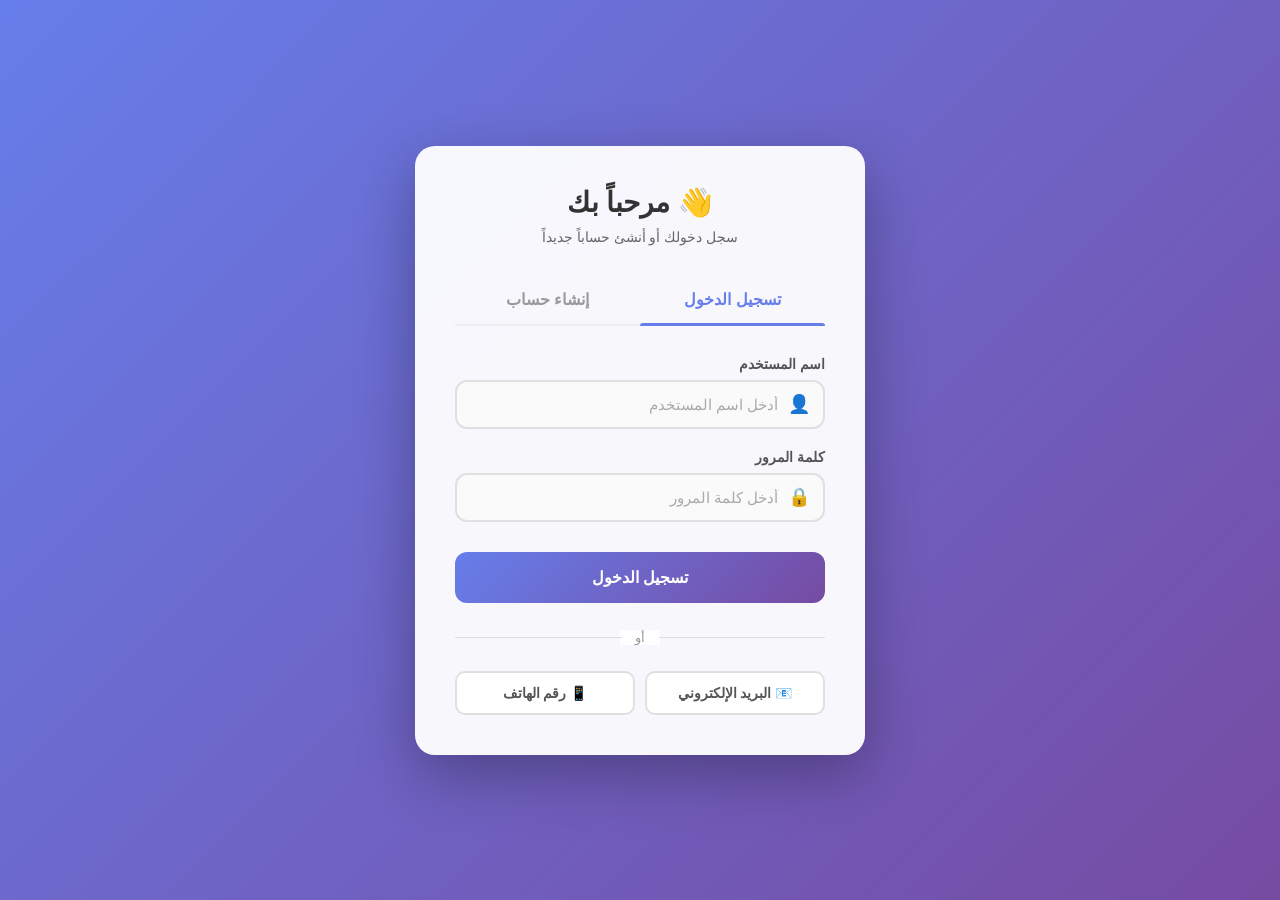
<file: index.html>
<!DOCTYPE html>
<html lang="ar" dir="rtl">
<head>
    <meta charset="UTF-8">
    <meta name="viewport" content="width=device-width, initial-scale=1.0">
    <title>نظام إدارة الطلاب</title>
    <style>
        * {
            margin: 0;
            padding: 0;
            box-sizing: border-box;
        }

        body {
            font-family: 'Segoe UI', Tahoma, Geneva, Verdana, sans-serif;
            background: linear-gradient(135deg, #667eea 0%, #764ba2 100%);
            min-height: 100vh;
            display: flex;
            justify-content: center;
            align-items: center;
            padding: 20px;
        }

        .container {
            background: rgba(255, 255, 255, 0.95);
            border-radius: 20px;
            box-shadow: 0 20px 60px rgba(0, 0, 0, 0.3);
            overflow: hidden;
            width: 100%;
            max-width: 450px;
            position: relative;
        }

        .form-container {
            padding: 40px;
            position: relative;
        }

        .header {
            text-align: center;
            margin-bottom: 30px;
        }

        .header h1 {
            color: #333;
            font-size: 28px;
            margin-bottom: 10px;
        }

        .header p {
            color: #666;
            font-size: 14px;
        }

        .tabs {
            display: flex;
            margin-bottom: 30px;
            border-bottom: 2px solid #eee;
        }

        .tab {
            flex: 1;
            padding: 15px;
            text-align: center;
            cursor: pointer;
            background: none;
            border: none;
            font-size: 16px;
            font-weight: 600;
            color: #999;
            transition: all 0.3s ease;
            position: relative;
        }

        .tab.active {
            color: #667eea;
        }

        .tab.active::after {
            content: '';
            position: absolute;
            bottom: -2px;
            right: 0;
            width: 100%;
            height: 3px;
            background: #667eea;
            border-radius: 3px 3px 0 0;
        }

        .form {
            display: none;
            animation: fadeIn 0.5s ease;
        }

        .form.active {
            display: block;
        }

        @keyframes fadeIn {
            from { opacity: 0; transform: translateY(10px); }
            to { opacity: 1; transform: translateY(0); }
        }

        .input-group {
            margin-bottom: 20px;
            position: relative;
        }

        .input-group label {
            display: block;
            margin-bottom: 8px;
            color: #555;
            font-weight: 600;
            font-size: 14px;
        }

        .input-group input,
        .input-group select {
            width: 100%;
            padding: 14px 16px;
            border: 2px solid #e0e0e0;
            border-radius: 12px;
            font-size: 15px;
            transition: all 0.3s ease;
            background: #fafafa;
        }

        .input-group input:focus,
        .input-group select:focus {
            outline: none;
            border-color: #667eea;
            background: white;
            box-shadow: 0 0 0 4px rgba(102, 126, 234, 0.1);
        }

        .input-group input::placeholder {
            color: #aaa;
        }

        .btn {
            width: 100%;
            padding: 16px;
            background: linear-gradient(135deg, #667eea 0%, #764ba2 100%);
            color: white;
            border: none;
            border-radius: 12px;
            font-size: 16px;
            font-weight: 700;
            cursor: pointer;
            transition: all 0.3s ease;
            margin-top: 10px;
            position: relative;
            overflow: hidden;
        }

        .btn:hover {
            transform: translateY(-2px);
            box-shadow: 0 10px 25px rgba(102, 126, 234, 0.4);
        }

        .btn:active {
            transform: translateY(0);
        }

        .btn::after {
            content: '';
            position: absolute;
            top: 50%;
            left: 50%;
            width: 0;
            height: 0;
            border-radius: 50%;
            background: rgba(255, 255, 255, 0.3);
            transform: translate(-50%, -50%);
            transition: width 0.6s, height 0.6s;
        }

        .btn:active::after {
            width: 300px;
            height: 300px;
        }

        .divider {
            text-align: center;
            margin: 25px 0;
            position: relative;
        }

        .divider::before {
            content: '';
            position: absolute;
            top: 50%;
            right: 0;
            width: 45%;
            height: 1px;
            background: #ddd;
        }

        .divider::after {
            content: '';
            position: absolute;
            top: 50%;
            left: 0;
            width: 45%;
            height: 1px;
            background: #ddd;
        }

        .divider span {
            background: white;
            padding: 0 15px;
            color: #999;
            font-size: 13px;
        }

        .social-login {
            display: flex;
            gap: 10px;
            margin-top: 20px;
        }

        .social-btn {
            flex: 1;
            padding: 12px;
            border: 2px solid #e0e0e0;
            background: white;
            border-radius: 10px;
            cursor: pointer;
            transition: all 0.3s ease;
            font-size: 14px;
            font-weight: 600;
            color: #555;
        }

        .social-btn:hover {
            border-color: #667eea;
            color: #667eea;
            background: #f8f9ff;
        }

        .hidden {
            display: none !important;
        }

        /* Student Data Form Styles */
        .student-form {
            background: white;
            padding: 40px;
        }

        .welcome-header {
            text-align: center;
            margin-bottom: 30px;
            padding-bottom: 20px;
            border-bottom: 2px solid #f0f0f0;
        }

        .welcome-header h2 {
            color: #667eea;
            font-size: 24px;
            margin-bottom: 5px;
        }

        .welcome-header p {
            color: #888;
            font-size: 14px;
        }

        .form-grid {
            display: grid;
            gap: 20px;
        }

        .input-icon {
            position: relative;
        }

        .input-icon input,
        .input-icon select {
            padding-right: 45px;
        }

        .icon {
            position: absolute;
            right: 15px;
            top: 50%;
            transform: translateY(-50%);
            color: #667eea;
            font-size: 18px;
        }

        .success-message {
            background: #d4edda;
            color: #155724;
            padding: 15px;
            border-radius: 10px;
            margin-bottom: 20px;
            border-right: 4px solid #28a745;
            display: none;
            animation: slideIn 0.5s ease;
        }

        @keyframes slideIn {
            from { transform: translateX(-20px); opacity: 0; }
            to { transform: translateX(0); opacity: 1; }
        }

        .logout-btn {
            background: #dc3545;
            margin-top: 20px;
        }

        .logout-btn:hover {
            background: #c82333;
            box-shadow: 0 10px 25px rgba(220, 53, 69, 0.4);
        }

        .student-card {
            background: linear-gradient(135deg, #667eea 0%, #764ba2 100%);
            color: white;
            padding: 25px;
            border-radius: 15px;
            margin-bottom: 25px;
            box-shadow: 0 10px 30px rgba(102, 126, 234, 0.3);
        }

        .student-card h3 {
            font-size: 20px;
            margin-bottom: 15px;
            border-bottom: 2px solid rgba(255,255,255,0.3);
            padding-bottom: 10px;
        }

        .student-info {
            display: grid;
            grid-template-columns: 1fr 1fr;
            gap: 15px;
        }

        .info-item {
            background: rgba(255,255,255,0.2);
            padding: 10px;
            border-radius: 8px;
            text-align: center;
        }

        .info-label {
            font-size: 12px;
            opacity: 0.9;
            margin-bottom: 5px;
        }

        .info-value {
            font-size: 16px;
            font-weight: bold;
        }

        @media (max-width: 480px) {
            .form-container, .student-form {
                padding: 25px;
            }
            
            .header h1 {
                font-size: 24px;
            }
        }
    </style>
</head>
<body>

    <!-- Login/Register Container -->
    <div class="container" id="authContainer">
        <div class="form-container">
            <div class="header">
                <h1>👋 مرحباً بك</h1>
                <p>سجل دخولك أو أنشئ حساباً جديداً</p>
            </div>

            <div class="tabs">
                <button class="tab active" onclick="switchTab('login')">تسجيل الدخول</button>
                <button class="tab" onclick="switchTab('register')">إنشاء حساب</button>
            </div>

            <!-- Login Form -->
            <form id="loginForm" class="form active" onsubmit="handleLogin(event)">
                <div class="input-group">
                    <label for="loginUsername">اسم المستخدم</label>
                    <div class="input-icon">
                        <input type="text" id="loginUsername" placeholder="أدخل اسم المستخدم" required>
                        <span class="icon">👤</span>
                    </div>
                </div>

                <div class="input-group">
                    <label for="loginPassword">كلمة المرور</label>
                    <div class="input-icon">
                        <input type="password" id="loginPassword" placeholder="أدخل كلمة المرور" required>
                        <span class="icon">🔒</span>
                    </div>
                </div>

                <button type="submit" class="btn">تسجيل الدخول</button>
                
                <div class="divider">
                    <span>أو</span>
                </div>

                <div class="social-login">
                    <button type="button" class="social-btn">📧 البريد الإلكتروني</button>
                    <button type="button" class="social-btn">📱 رقم الهاتف</button>
                </div>
            </form>

            <!-- Register Form -->
            <form id="registerForm" class="form" onsubmit="handleRegister(event)">
                <div class="input-group">
                    <label for="regUsername">اسم المستخدم</label>
                    <div class="input-icon">
                        <input type="text" id="regUsername" placeholder="اختر اسم مستخدم فريد" required>
                        <span class="icon">👤</span>
                    </div>
                </div>

                <div class="input-group">
                    <label for="regPassword">كلمة المرور</label>
                    <div class="input-icon">
                        <input type="password" id="regPassword" placeholder="اختر كلمة مرور قوية" required minlength="6">
                        <span class="icon">🔒</span>
                    </div>
                </div>

                <div class="input-group">
                    <label for="confirmPassword">تأكيد كلمة المرور</label>
                    <div class="input-icon">
                        <input type="password" id="confirmPassword" placeholder="أعد إدخال كلمة المرور" required>
                        <span class="icon">🔐</span>
                    </div>
                </div>

                <button type="submit" class="btn">إنشاء حساب</button>
            </form>
        </div>
    </div>

    <!-- Student Data Container (Hidden by default) -->
    <div class="container hidden" id="studentContainer">
        <div class="student-form">
            <div class="welcome-header">
                <h2>🎓 بيانات الطالب</h2>
                <p>يرجى إدخال معلومات الطالب التالية</p>
            </div>

            <div class="success-message" id="successMsg">
                ✅ تم حفظ البيانات بنجاح!
            </div>

            <!-- Display Saved Data -->
            <div id="savedData" class="hidden">
                <div class="student-card">
                    <h3>📋 ملف الطالب</h3>
                    <div class="student-info">
                        <div class="info-item">
                            <div class="info-label">الاسم</div>
                            <div class="info-value" id="displayName">-</div>
                        </div>
                        <div class="info-item">
                            <div class="info-label">العمر</div>
                            <div class="info-value" id="displayAge">-</div>
                        </div>
                        <div class="info-item">
                            <div class="info-label">الطول</div>
                            <div class="info-value" id="displayHeight">-</div>
                        </div>
                        <div class="info-item">
                            <div class="info-label">الصف</div>
                            <div class="info-value" id="displayGrade">-</div>
                        </div>
                    </div>
                    <div style="margin-top: 15px; text-align: center; background: rgba(255,255,255,0.2); padding: 10px; border-radius: 8px;">
                        <div class="info-label">المدرسة</div>
                        <div class="info-value" id="displaySchool">-</div>
                    </div>
                </div>
            </div>

            <!-- Input Form -->
            <form id="studentDataForm" onsubmit="saveStudentData(event)">
                <div class="form-grid">
                    <div class="input-group">
                        <label for="studentName">👤 اسم الطالب</label>
                        <input type="text" id="studentName" placeholder="أدخل اسم الطالب الكامل" required>
                    </div>

                    <div class="input-group">
                        <label for="studentAge">🎂 عمر الطالب</label>
                        <input type="number" id="studentAge" placeholder="مثال: 15" min="5" max="25" required>
                    </div>

                    <div class="input-group">
                        <label for="studentHeight">📏 طول الطالب (سم)</label>
                        <input type="number" id="studentHeight" placeholder="مثال: 170" min="50" max="250" required>
                    </div>

                    <div class="input-group">
                        <label for="studentGrade">📚 الصف الدراسي</label>
                        <select id="studentGrade" required>
                            <option value="">اختر الصف الدراسي</option>
                            <option value="الأول الابتدائي">الأول الابتدائي</option>
                            <option value="الثاني الابتدائي">الثاني الابتدائي</option>
                            <option value="الثالث الابتدائي">الثالث الابتدائي</option>
                            <option value="الرابع الابتدائي">الرابع الابتدائي</option>
                            <option value="الخامس الابتدائي">الخامس الابتدائي</option>
                            <option value="السادس الابتدائي">السادس الابتدائي</option>
                            <option value="الأول المتوسط">الأول المتوسط</option>
                            <option value="الثاني المتوسط">الثاني المتوسط</option>
                            <option value="الثالث المتوسط">الثالث المتوسط</option>
                            <option value="الأول الثانوي">الأول الثانوي</option>
                            <option value="الثاني الثانوي">الثاني الثانوي</option>
                            <option value="الثالث الثانوي">الثالث الثانوي</option>
                        </select>
                    </div>

                    <div class="input-group" style="grid-column: 1 / -1;">
                        <label for="schoolName">🏫 اسم المدرسة</label>
                        <input type="text" id="schoolName" placeholder="أدخل اسم المدرسة الكامل" required>
                    </div>
                </div>

                <button type="submit" class="btn" id="saveBtn">حفظ البيانات</button>
                <button type="button" class="btn logout-btn" onclick="logout()">تسجيل الخروج</button>
            </form>
        </div>
    </div>

    <script>
        // Switch between login and register tabs
        function switchTab(tab) {
            const tabs = document.querySelectorAll('.tab');
            const forms = document.querySelectorAll('.form');
            
            tabs.forEach(t => t.classList.remove('active'));
            forms.forEach(f => f.classList.remove('active'));
            
            if (tab === 'login') {
                tabs[0].classList.add('active');
                document.getElementById('loginForm').classList.add('active');
            } else {
                tabs[1].classList.add('active');
                document.getElementById('registerForm').classList.add('active');
            }
        }

        // Handle Login
        function handleLogin(e) {
            e.preventDefault();
            const username = document.getElementById('loginUsername').value;
            const password = document.getElementById('loginPassword').value;
            
            // Simple validation (in real app, this would be server-side)
            const storedUser = localStorage.getItem('user_' + username);
            
            if (storedUser) {
                const userData = JSON.parse(storedUser);
                if (userData.password === password) {
                    showStudentForm(username);
                } else {
                    alert('❌ كلمة المرور غير صحيحة!');
                }
            } else {
                alert('❌ اسم المستخدم غير موجود! الرجاء إنشاء حساب جديد.');
            }
        }

        // Handle Register
        function handleRegister(e) {
            e.preventDefault();
            const username = document.getElementById('regUsername').value;
            const password = document.getElementById('regPassword').value;
            const confirmPass = document.getElementById('confirmPassword').value;
            
            if (password !== confirmPass) {
                alert('❌ كلمتا المرور غير متطابقتين!');
                return;
            }
            
            if (localStorage.getItem('user_' + username)) {
                alert('❌ اسم المستخدم موجود مسبقاً!');
                return;
            }
            
            // Save user data
            localStorage.setItem('user_' + username, JSON.stringify({
                password: password,
                username: username
            }));
            
            alert('✅ تم إنشاء الحساب بنجاح! يمكنك الآن تسجيل الدخول.');
            switchTab('login');
            document.getElementById('registerForm').reset();
        }

        // Show Student Data Form
        function showStudentForm(username) {
            document.getElementById('authContainer').classList.add('hidden');
            document.getElementById('studentContainer').classList.remove('hidden');
            
            // Load saved student data if exists
            const savedData = localStorage.getItem('student_' + username);
            if (savedData) {
                const data = JSON.parse(savedData);
                document.getElementById('studentName').value = data.name || '';
                document.getElementById('studentAge').value = data.age || '';
                document.getElementById('studentHeight').value = data.height || '';
                document.getElementById('studentGrade').value = data.grade || '';
                document.getElementById('schoolName').value = data.school || '';
                
                displaySavedData(data);
            }
            
            // Store current username
            sessionStorage.setItem('currentUser', username);
        }

        // Save Student Data
        function saveStudentData(e) {
            e.preventDefault();
            
            const username = sessionStorage.getItem('currentUser');
            const data = {
                name: document.getElementById('studentName').value,
                age: document.getElementById('studentAge').value,
                height: document.getElementById('studentHeight').value,
                grade: document.getElementById('studentGrade').value,
                school: document.getElementById('schoolName').value
            };
            
            // Save to localStorage
            localStorage.setItem('student_' + username, JSON.stringify(data));
            
            // Show success message
            const successMsg = document.getElementById('successMsg');
            successMsg.style.display = 'block';
            setTimeout(() => {
                successMsg.style.display = 'none';
            }, 3000);
            
            // Display saved data
            displaySavedData(data);
        }

        // Display Saved Data Card
        function displaySavedData(data) {
            document.getElementById('displayName').textContent = data.name;
            document.getElementById('displayAge').textContent = data.age + ' سنة';
            document.getElementById('displayHeight').textContent = data.height + ' سم';
            document.getElementById('displayGrade').textContent = data.grade;
            document.getElementById('displaySchool').textContent = data.school;
            
            document.getElementById('savedData').classList.remove('hidden');
        }

        // Logout
        function logout() {
            sessionStorage.removeItem('currentUser');
            document.getElementById('studentContainer').classList.add('hidden');
            document.getElementById('authContainer').classList.remove('hidden');
            document.getElementById('loginForm').reset();
            document.getElementById('savedData').classList.add('hidden');
        }

        // Check if user is already logged in (on page load)
        window.onload = function() {
            const currentUser = sessionStorage.getItem('currentUser');
            if (currentUser) {
                showStudentForm(currentUser);
            }
        };
    </script>

</body>
</html>
</file>
